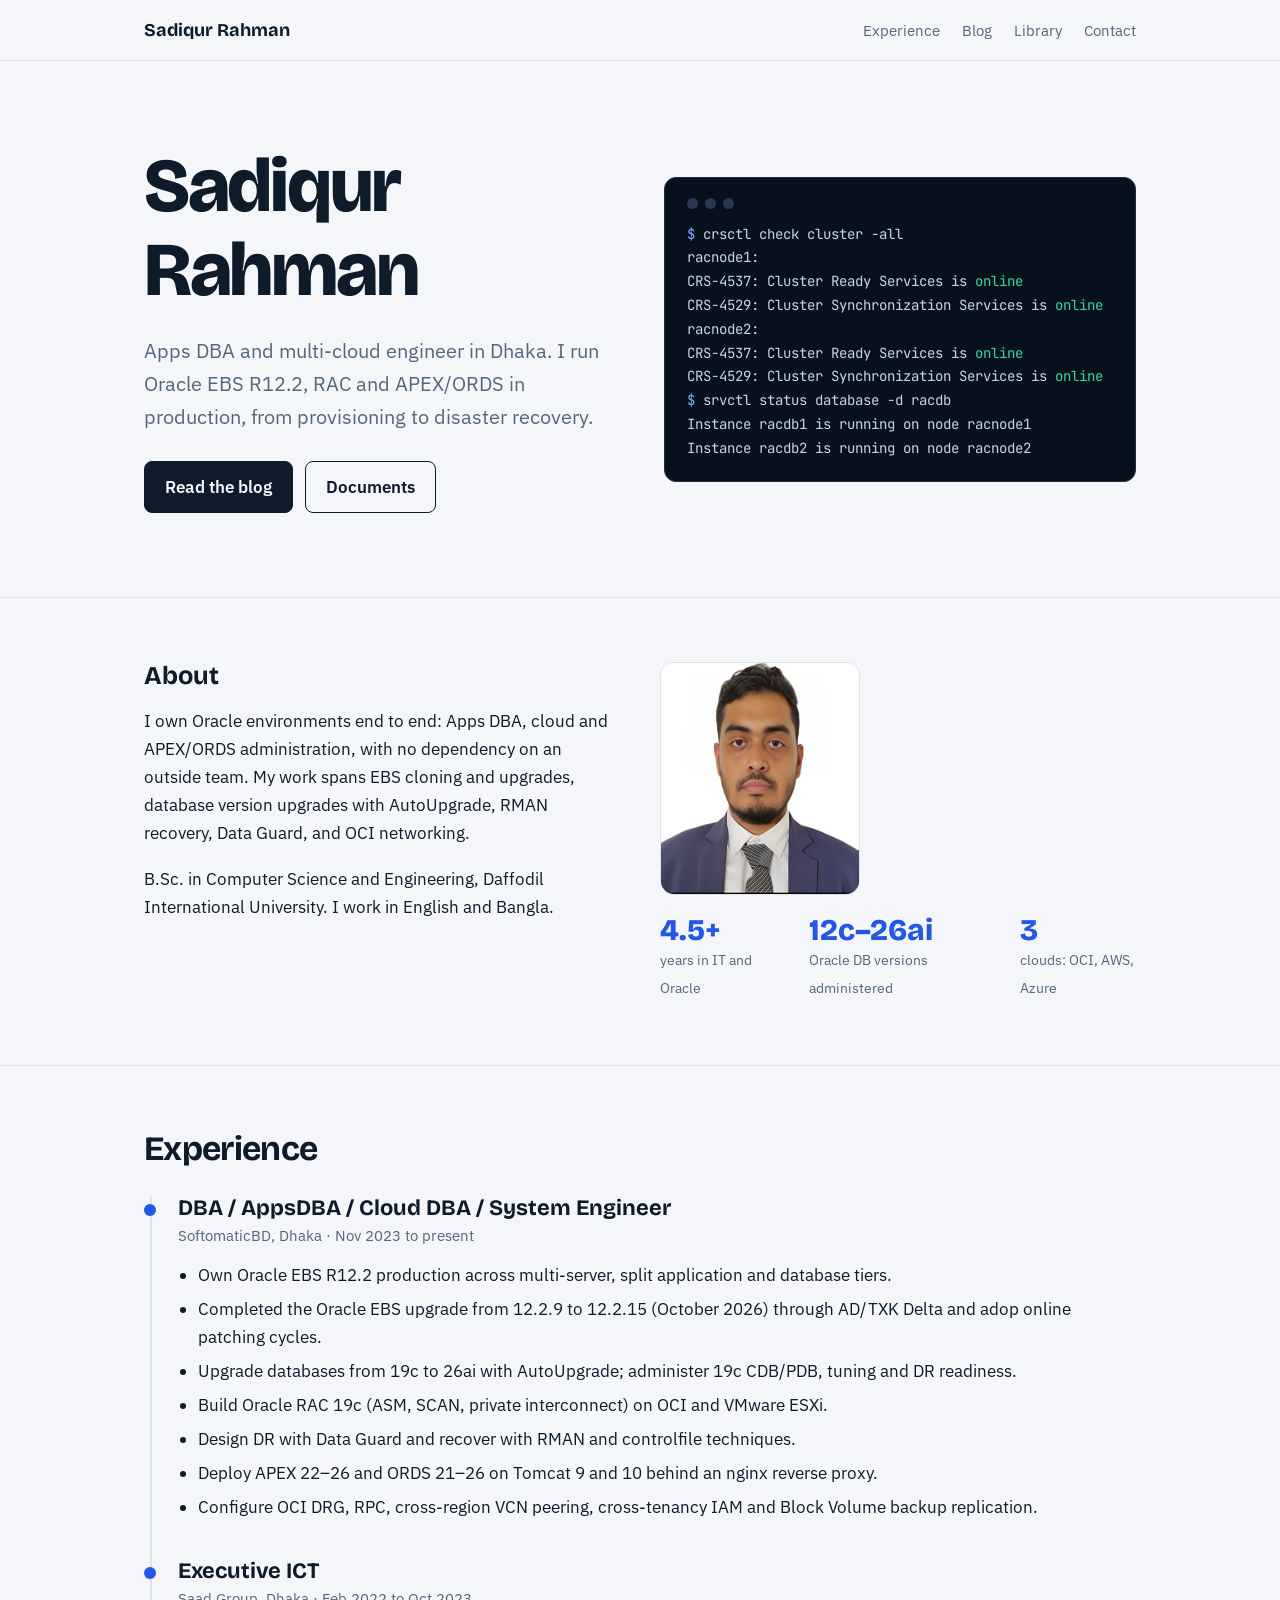
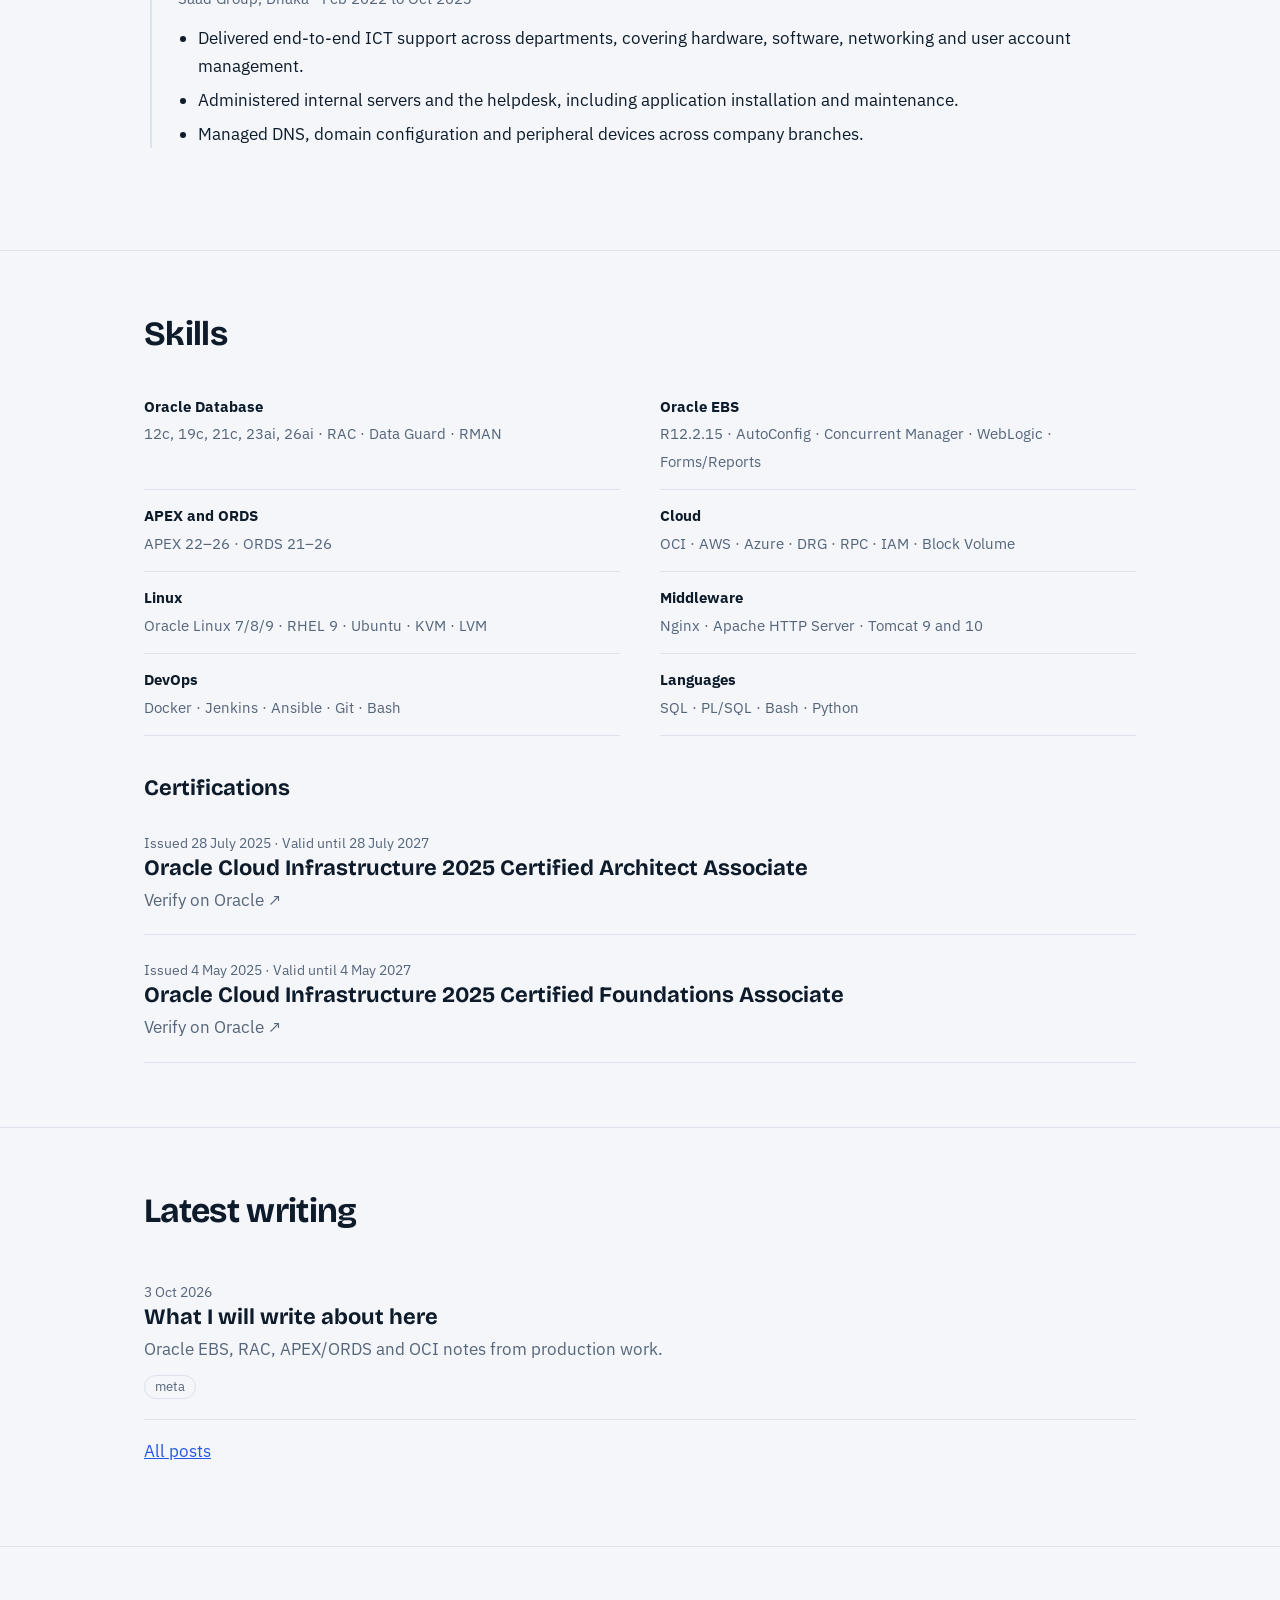
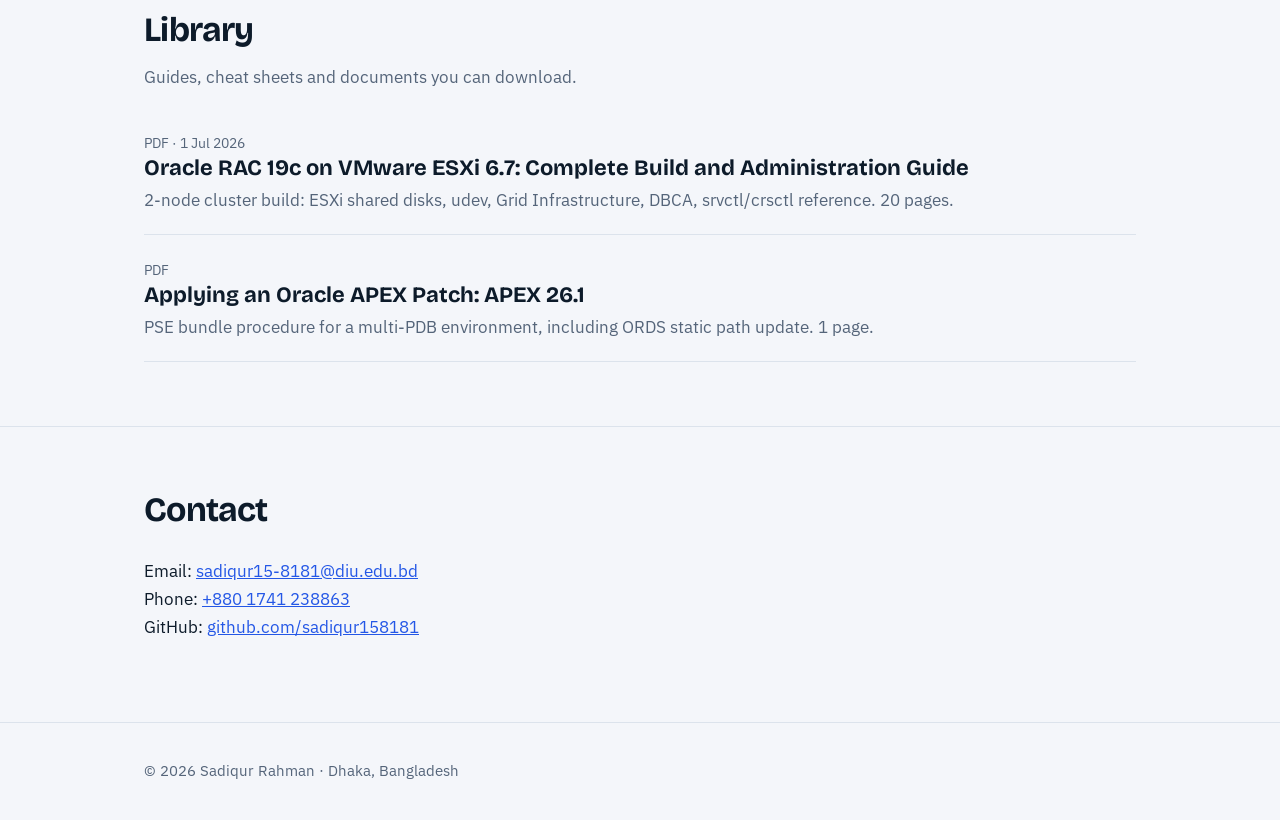
<file: index.html>
<!doctype html><html lang="en"><head><title>Sadiqur Rahman | Oracle Apps DBA, EBS R12.2 and RAC Engineer in Dhaka</title><meta name="description" content="Sadiqur Rahman is an Oracle Apps DBA and multi-cloud engineer in Dhaka, Bangladesh, working with Oracle EBS R12.2, RAC, Data Guard, APEX/ORDS, OCI, AWS and Azure."><meta charset="utf-8"><meta name="viewport" content="width=device-width,initial-scale=1"><link rel="preconnect" href="https://fonts.googleapis.com"><link rel="preconnect" href="https://fonts.gstatic.com" crossorigin><link href="https://fonts.googleapis.com/css2?family=Bricolage+Grotesque:opsz,wght@12..96,700;12..96,800&family=JetBrains+Mono:wght@400&family=IBM+Plex+Sans:wght@400;500;600&family=IBM+Plex+Serif:wght@400;600&display=swap" rel="stylesheet"><link rel="stylesheet" href="assets/style.css"><link rel="canonical" href="https://sadiqurrahman.site/"><meta property="og:type" content="website"><meta property="og:title" content="Sadiqur Rahman | Oracle Apps DBA"><meta property="og:url" content="https://sadiqurrahman.site/"><meta property="og:image" content="https://sadiqurrahman.site/assets/sadiqur.jpg"><script type="application/ld+json">{"@context": "https://schema.org", "@type": "Person", "name": "Sadiqur Rahman", "url": "https://sadiqurrahman.site/", "image": "https://sadiqurrahman.site/assets/sadiqur.jpg", "jobTitle": "Oracle Apps DBA and Cloud DBA", "worksFor": {"@type": "Organization", "name": "SoftomaticBD"}, "address": {"@type": "PostalAddress", "addressLocality": "Dhaka", "addressCountry": "BD"}, "alumniOf": "Daffodil International University", "sameAs": ["https://github.com/sadiqur158181"], "knowsAbout": ["Oracle E-Business Suite R12.2", "Oracle RAC", "Oracle Data Guard", "Oracle APEX", "Oracle Cloud Infrastructure"]}</script></head><body><header class="top"><div class="wrap"><a class="brand" href="index.html">Sadiqur Rahman</a><nav><a href="index.html#experience">Experience</a><a href="blog.html">Blog</a><a href="index.html#library">Library</a><a href="index.html#contact">Contact</a></nav></div></header>
<main>
<div class="wrap hero">
 <div>
  <h1>Sadiqur Rahman</h1>
  <p class="lead">Apps DBA and multi-cloud engineer in Dhaka. I run Oracle EBS R12.2, RAC and APEX/ORDS in production, from provisioning to disaster recovery.</p>
  <div class="btns"><a class="btn primary" href="blog.html">Read the blog</a><a class="btn" href="#library">Documents</a></div>
 </div>
 <div class="console" role="img" aria-label="Terminal output showing a two-node Oracle RAC cluster with all services online">
  <div class="bar"><i></i><i></i><i></i></div>
  <p style="--i:0"><span class="c">$</span> crsctl check cluster -all</p>
  <p style="--i:1">racnode1:</p>
  <p style="--i:2">CRS-4537: Cluster Ready Services is <span class="ok">online</span></p>
  <p style="--i:3">CRS-4529: Cluster Synchronization Services is <span class="ok">online</span></p>
  <p style="--i:4">racnode2:</p>
  <p style="--i:5">CRS-4537: Cluster Ready Services is <span class="ok">online</span></p>
  <p style="--i:6">CRS-4529: Cluster Synchronization Services is <span class="ok">online</span></p>
  <p style="--i:7"><span class="c">$</span> srvctl status database -d racdb</p>
  <p style="--i:8">Instance racdb1 is running on node racnode1</p>
  <p style="--i:9">Instance racdb2 is running on node racnode2</p>
 </div>
</div>

<section id="about"><div class="wrap two">
 <div><h2>About</h2><p>I own Oracle environments end to end: Apps DBA, cloud and APEX/ORDS administration, with no dependency on an outside team. My work spans EBS cloning and upgrades, database version upgrades with AutoUpgrade, RMAN recovery, Data Guard, and OCI networking.</p><p>B.Sc. in Computer Science and Engineering, Daffodil International University. I work in English and Bangla.</p></div>
 <div class="aside"><img class="portrait" src="assets/sadiqur.jpg" alt="Sadiqur Rahman" width="200" height="233" loading="lazy"><div class="facts"><div><b>4.5+</b><span>years in IT and Oracle</span></div><div><b>12c–26ai</b><span>Oracle DB versions administered</span></div><div><b>3</b><span>clouds: OCI, AWS, Azure</span></div></div></div>
</div></section>

<section id="experience"><div class="wrap"><h2>Experience</h2>
<div class="timeline">
 <div class="job"><h3>DBA / AppsDBA / Cloud DBA / System Engineer</h3><div class="meta">SoftomaticBD, Dhaka · Nov 2023 to present</div><ul>
  <li>Own Oracle EBS R12.2 production across multi-server, split application and database tiers.</li>
  <li>Completed the Oracle EBS upgrade from 12.2.9 to 12.2.15 (October 2026) through AD/TXK Delta and adop online patching cycles.</li>
  <li>Upgrade databases from 19c to 26ai with AutoUpgrade; administer 19c CDB/PDB, tuning and DR readiness.</li>
  <li>Build Oracle RAC 19c (ASM, SCAN, private interconnect) on OCI and VMware ESXi.</li>
  <li>Design DR with Data Guard and recover with RMAN and controlfile techniques.</li>
  <li>Deploy APEX 22–26 and ORDS 21–26 on Tomcat 9 and 10 behind an nginx reverse proxy.</li>
  <li>Configure OCI DRG, RPC, cross-region VCN peering, cross-tenancy IAM and Block Volume backup replication.</li></ul></div>
 <div class="job"><h3>Executive ICT</h3><div class="meta">Saad Group, Dhaka · Feb 2022 to Oct 2023</div><ul>
  <li>Delivered end-to-end ICT support across departments, covering hardware, software, networking and user account management.</li>
  <li>Administered internal servers and the helpdesk, including application installation and maintenance.</li>
  <li>Managed DNS, domain configuration and peripheral devices across company branches.</li></ul></div>
</div></div></section>

<section id="skills"><div class="wrap"><h2>Skills</h2><div class="skills">
 <div><b>Oracle Database</b><span>12c, 19c, 21c, 23ai, 26ai · RAC · Data Guard · RMAN</span></div>
 <div><b>Oracle EBS</b><span>R12.2.15 · AutoConfig · Concurrent Manager · WebLogic · Forms/Reports</span></div>
 <div><b>APEX and ORDS</b><span>APEX 22–26 · ORDS 21–26</span></div>
 <div><b>Cloud</b><span>OCI · AWS · Azure · DRG · RPC · IAM · Block Volume</span></div>
 <div><b>Linux</b><span>Oracle Linux 7/8/9 · RHEL 9 · Ubuntu · KVM · LVM</span></div>
 <div><b>Middleware</b><span>Nginx · Apache HTTP Server · Tomcat 9 and 10</span></div>
 <div><b>DevOps</b><span>Docker · Jenkins · Ansible · Git · Bash</span></div>
 <div><b>Languages</b><span>SQL · PL/SQL · Bash · Python</span></div>
</div>
<h3 style="margin:40px 0 8px;font-size:22px">Certifications</h3>
<div class="list">
 <a class="item" href="https://catalog-education.oracle.com/ords/certview/sharebadge?id=C33876477948AC186418704B772C0157DA5A1BE0AF194239622B1BBB22A631DB" target="_blank" rel="noopener"><small>Issued 28 July 2025 · Valid until 28 July 2027</small><h3>Oracle Cloud Infrastructure 2025 Certified Architect Associate</h3><p>Verify on Oracle ↗</p></a>
 <a class="item" href="https://catalog-education.oracle.com/ords/certview/sharebadge?id=A230AFCA237B5BECB3546BD2569126D25907915A07107636C68CD0A1B01FDAC9" target="_blank" rel="noopener"><small>Issued 4 May 2025 · Valid until 4 May 2027</small><h3>Oracle Cloud Infrastructure 2025 Certified Foundations Associate</h3><p>Verify on Oracle ↗</p></a>
</div>
</div></section>

<section id="writing"><div class="wrap"><h2>Latest writing</h2><div class="list" data-posts data-limit="3"></div><p><a href="blog.html">All posts</a></p></div></section>
<section id="library"><div class="wrap"><h2>Library</h2><p style="color:var(--muted);margin-top:-14px">Guides, cheat sheets and documents you can download.</p><div class="list" data-docs></div></div></section>
<section id="contact"><div class="wrap"><h2>Contact</h2><p>Email: <a href="mailto:sadiqur15-8181@diu.edu.bd">sadiqur15-8181@diu.edu.bd</a><br>Phone: <a href="tel:+8801741238863">+880 1741 238863</a><br>GitHub: <a href="https://github.com/sadiqur158181">github.com/sadiqur158181</a></p></div></section>
</main><footer><div class="wrap">© <span data-year></span> Sadiqur Rahman · Dhaka, Bangladesh</div></footer><script src="assets/app.js"></script></body></html>
</file>
<file: assets/style.css>
:root{--bg:#F4F6FA;--surface:#fff;--ink:#0D1B2A;--muted:#55657A;--line:#DCE3EC;--accent:#2457E6;--ok:#1FBF8F;--r:10px}
@media (prefers-color-scheme:dark){:root{--bg:#0A1522;--surface:#101F31;--ink:#E8EEF6;--muted:#92A3B8;--line:#1E3047;--accent:#6D93FF;--ok:#36D6A3}}
*{box-sizing:border-box}html{scroll-behavior:smooth}
body{margin:0;background:var(--bg);color:var(--ink);font:17px/1.65 "IBM Plex Sans",system-ui,sans-serif}
a{color:var(--accent)}a:focus-visible,button:focus-visible{outline:3px solid var(--signal);outline-offset:3px}
.wrap{max-width:1040px;margin:0 auto;padding:0 24px}
header.top{position:sticky;top:0;z-index:5;background:color-mix(in srgb,var(--bg) 88%,transparent);backdrop-filter:blur(8px);border-bottom:1px solid var(--line)}
header.top .wrap{display:flex;justify-content:space-between;align-items:center;height:60px}
.brand{font:700 18px "Bricolage Grotesque",sans-serif;color:var(--ink);text-decoration:none}
nav a{margin-left:22px;color:var(--muted);text-decoration:none;font-size:15px}nav a:hover{color:var(--ink)}
h1,h2,h3{font-family:"Bricolage Grotesque",sans-serif;line-height:1.1;margin:0}
.hero{display:grid;grid-template-columns:1fr 1fr;gap:48px;align-items:center;padding:84px 24px 84px}
.hero h1{font-size:clamp(44px,7vw,76px);font-weight:800;letter-spacing:-.03em}
.hero p.lead{font-size:20px;color:var(--muted);max-width:30em;margin:22px 0 28px}
.btns{display:flex;gap:12px;flex-wrap:wrap}
.btn{display:inline-block;padding:11px 20px;border-radius:8px;text-decoration:none;font-weight:600;border:1px solid var(--ink);color:var(--ink)}
.btn.primary{background:var(--ink);color:var(--bg)}
section{padding:64px 0;border-top:1px solid var(--line)}
section>.wrap>h2{font-size:34px;margin-bottom:28px;letter-spacing:-.02em}
.two{display:grid;grid-template-columns:1fr 1fr;gap:40px}
.facts{display:grid;grid-template-columns:repeat(3,auto);gap:18px;margin-top:20px}
.facts b{display:block;white-space:nowrap;font:800 30px "Bricolage Grotesque",sans-serif;color:var(--accent);line-height:1}
.facts span{color:var(--muted);font-size:14px}
.timeline{border-left:2px solid var(--line);padding-left:26px;margin-left:6px}
.job{position:relative;margin-bottom:38px}
.job::before{content:"";position:absolute;left:-34px;top:8px;width:12px;height:12px;border-radius:50%;background:var(--accent)}
.job h3{font-size:22px}.job .meta{color:var(--muted);font-size:15px;margin:4px 0 12px}
.job ul{margin:0;padding-left:20px}.job li{margin-bottom:6px}
.skills{display:grid;grid-template-columns:repeat(2,1fr);gap:0 40px}
.skills div{padding:14px 0;border-bottom:1px solid var(--line)}
.skills b{display:block;font-size:15px}.skills span{color:var(--muted);font-size:15px}
.list a.item{display:block;padding:20px 0;border-bottom:1px solid var(--line);text-decoration:none;color:inherit}
.list a.item:hover h3{color:var(--accent)}
.list h3{font-size:22px}.list p{margin:6px 0 0;color:var(--muted)}
.list small{color:var(--muted)}
.tag{display:inline-block;border:1px solid var(--line);border-radius:99px;padding:0 10px;font-size:13px;margin-right:6px;color:var(--muted)}
.empty{color:var(--muted);border:1px dashed var(--line);border-radius:var(--r);padding:22px}
footer{border-top:1px solid var(--line);padding:36px 0;color:var(--muted);font-size:15px}
article.post{max-width:700px;margin:56px auto 80px;padding:0 24px;font-family:"IBM Plex Serif",Georgia,serif;font-size:18px;line-height:1.75}
article.post h1{font-size:clamp(34px,5vw,48px);margin-bottom:10px}
article.post h2{font-size:28px;margin:44px 0 12px}article.post h3{font-size:21px;margin:30px 0 8px}
article.post pre{background:var(--surface);border:1px solid var(--line);border-radius:var(--r);padding:16px;overflow-x:auto;font-size:14px;line-height:1.5}
article.post code{font-family:ui-monospace,Menlo,Consolas,monospace;font-size:.88em}
article.post :not(pre)>code{background:var(--surface);border:1px solid var(--line);padding:1px 6px;border-radius:5px}
article.post blockquote{margin:24px 0;padding-left:18px;border-left:3px solid var(--signal);color:var(--muted)}
article.post img{max-width:100%}article.post table{border-collapse:collapse;display:block;overflow-x:auto}
article.post td,article.post th{border:1px solid var(--line);padding:6px 10px}
.pagehead{padding:64px 0 8px}.pagehead h1{font-size:clamp(36px,5vw,54px)}
@media (max-width:760px){.hero,.two{grid-template-columns:1fr}.skills{grid-template-columns:1fr}.facts{grid-template-columns:1fr 1fr 1fr}nav a{margin-left:14px}.hero{padding-top:48px}}

.console{background:#07111C;border:1px solid #1E3047;border-radius:12px;padding:20px 22px;font:14px/1.7 "JetBrains Mono",ui-monospace,Consolas,monospace;color:#C9D6E6;overflow-x:auto}
.console .bar{display:flex;gap:7px;margin-bottom:14px}.console .bar i{width:11px;height:11px;border-radius:50%;background:#26394F}
.console p{margin:0;white-space:pre;opacity:0;animation:show .01s forwards;animation-delay:calc(var(--i)*.28s + .3s)}
.console .c{color:#7FA8FF}.console .ok{color:#36D6A3}.console .d{color:#6F829A}
@keyframes show{to{opacity:1}}
.chips{display:flex;flex-wrap:wrap;gap:8px;margin-top:6px}.chips span{background:var(--surface);border:1px solid var(--line);border-radius:99px;padding:3px 13px;font-size:14px}
@media (prefers-reduced-motion:reduce){.console p{animation:none;opacity:1}html{scroll-behavior:auto}}
.composer{display:grid;grid-template-columns:1fr 1fr;gap:28px;padding:40px 0 80px}
.composer label{display:block;font-size:14px;color:var(--muted);margin:12px 0 4px}
.composer input,.composer textarea{width:100%;padding:10px 12px;border:1px solid var(--line);border-radius:8px;background:var(--surface);color:var(--ink);font:inherit}
.composer textarea{min-height:380px;font:14px/1.6 "JetBrains Mono",ui-monospace,Consolas,monospace}
.composer .preview{border:1px solid var(--line);border-radius:var(--r);padding:8px 22px;background:var(--surface);overflow:auto;max-height:80vh}
@media (max-width:760px){.hero{grid-template-columns:1fr;padding-top:48px}.composer{grid-template-columns:1fr}}

.aside{display:flex;flex-direction:column;align-items:flex-start}.portrait{width:200px;height:auto;border-radius:14px;border:1px solid var(--line);display:block}
.pages{margin-bottom:80px;user-select:none;-webkit-user-select:none}
.pages canvas{display:block;max-width:100%;margin:0 auto 18px;border:1px solid var(--line);border-radius:6px;background:#fff;box-shadow:0 1px 6px rgba(13,27,42,.08)}
@media print{.pages{display:none}}
</file>
